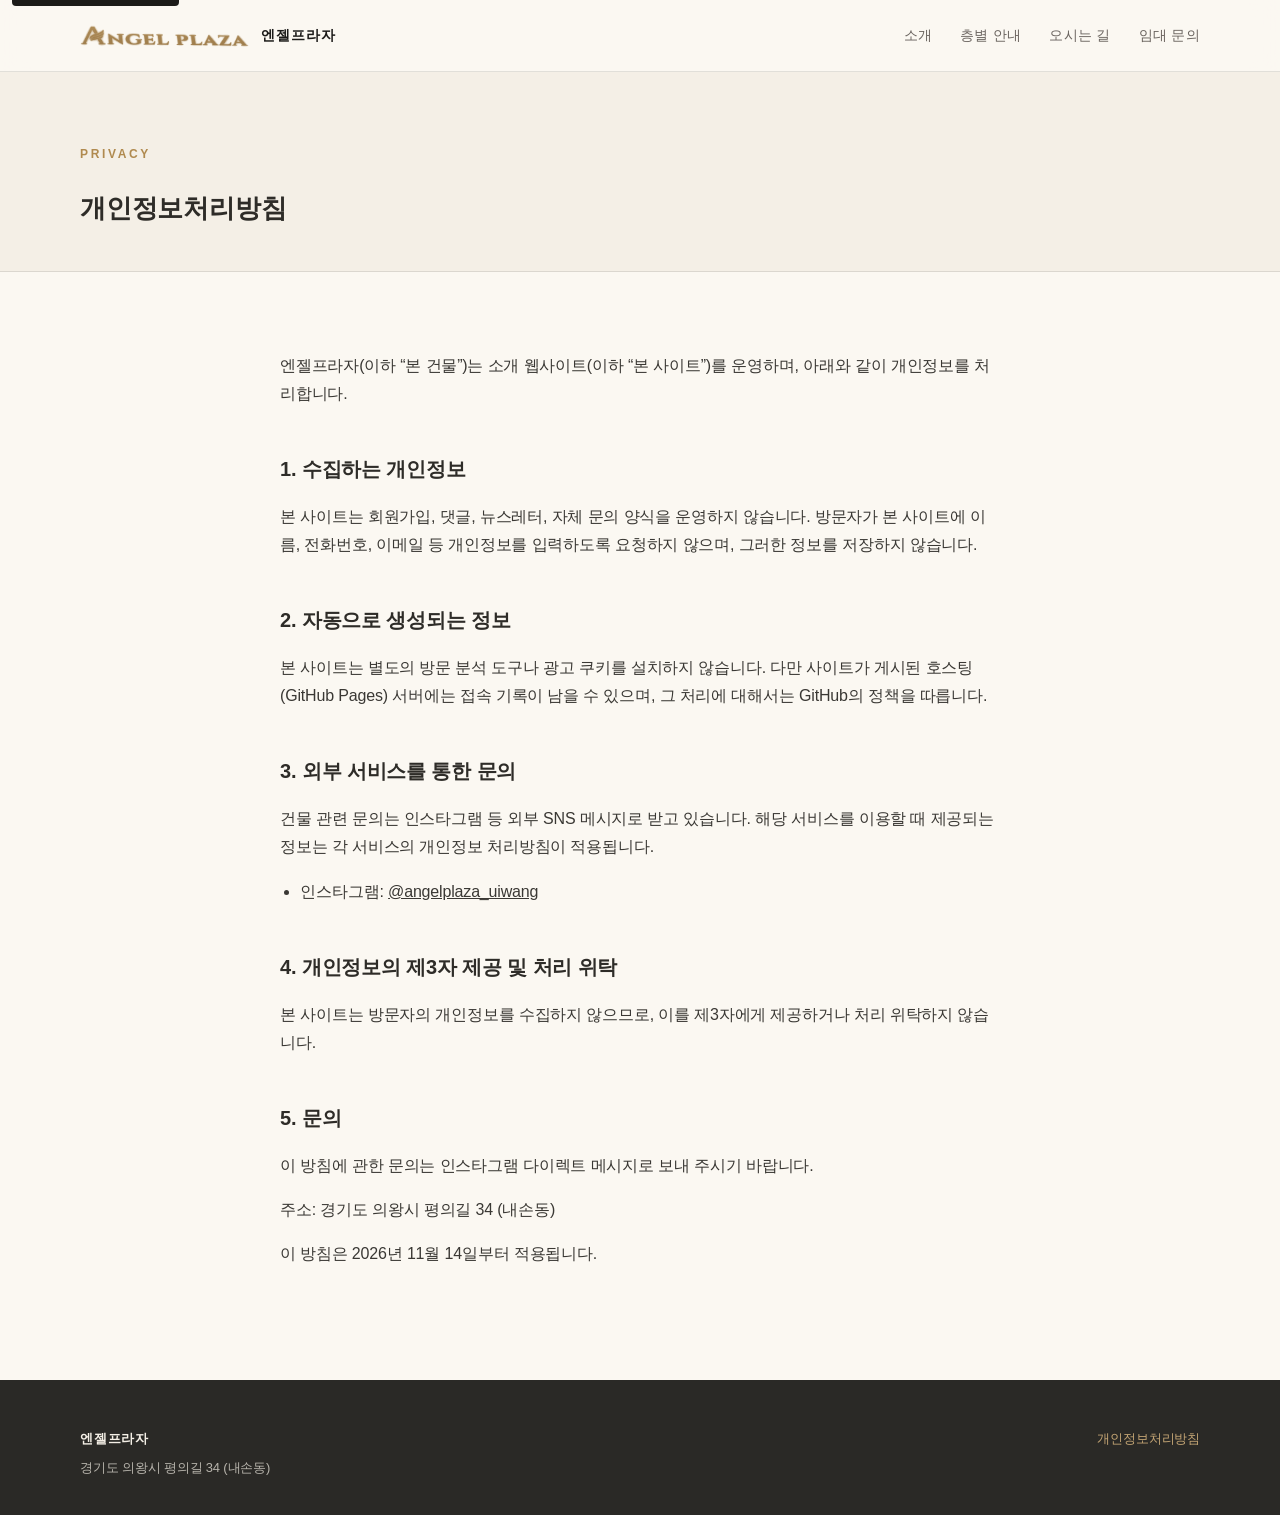
<file: privacy.html>
<!DOCTYPE html>
<html lang="ko">
<head>
  <meta charset="utf-8">
  <meta name="viewport" content="width=device-width, initial-scale=1">
  <title>개인정보처리방침 | 엔젤프라자</title>
  <meta name="description" content="엔젤프라자 소개 웹사이트의 개인정보처리방침입니다.">
  <link rel="canonical" href="https://angelplaza-uiwang.github.io/privacy.html">
  <meta name="theme-color" content="#1c1b19">
  <link rel="icon" href="[data-uri]" type="image/png">
  <link rel="apple-touch-icon" href="[data-uri]">
  <link rel="stylesheet" href="styles.css">
</head>
<body>
  <a class="skip" href="#content">본문으로 건너뛰기</a>
  <header class="site-header">
    <div class="header-inner">
      <a class="brand" href="index.html">
        <img src="[data-uri]" alt="ANGEL PLAZA">
        <span class="brand-ko">엔젤프라자</span>
      </a>
      <nav class="nav" id="site-nav">
        <a href="index.html#about">소개</a>
        <a href="index.html#floors">층별 안내</a>
        <a href="index.html#visit">오시는 길</a>
        <a href="index.html#lease">임대 문의</a>
      </nav>
    </div>
  </header>

  <main id="content">
    <div class="page-hero">
      <div class="section-inner">
        <p class="section-label">Privacy</p>
        <h2 style="margin-bottom:0;">개인정보처리방침</h2>
      </div>
    </div>
    <article class="prose">
      <p>엔젤프라자(이하 “본 건물”)는 소개 웹사이트(이하 “본 사이트”)를 운영하며, 아래와 같이 개인정보를 처리합니다.</p>

      <h2>1. 수집하는 개인정보</h2>
      <p>본 사이트는 회원가입, 댓글, 뉴스레터, 자체 문의 양식을 운영하지 않습니다. 방문자가 본 사이트에 이름, 전화번호, 이메일 등 개인정보를 입력하도록 요청하지 않으며, 그러한 정보를 저장하지 않습니다.</p>

      <h2>2. 자동으로 생성되는 정보</h2>
      <p>본 사이트는 별도의 방문 분석 도구나 광고 쿠키를 설치하지 않습니다. 다만 사이트가 게시된 호스팅(GitHub Pages) 서버에는 접속 기록이 남을 수 있으며, 그 처리에 대해서는 GitHub의 정책을 따릅니다.</p>

      <h2>3. 외부 서비스를 통한 문의</h2>
      <p>건물 관련 문의는 인스타그램 등 외부 SNS 메시지로 받고 있습니다. 해당 서비스를 이용할 때 제공되는 정보는 각 서비스의 개인정보 처리방침이 적용됩니다.</p>
      <ul>
        <li>인스타그램: <a href="https://www.instagram.com/angelplaza_uiwang/" target="_blank" rel="noopener noreferrer">@angelplaza_uiwang</a></li>
      </ul>

      <h2>4. 개인정보의 제3자 제공 및 처리 위탁</h2>
      <p>본 사이트는 방문자의 개인정보를 수집하지 않으므로, 이를 제3자에게 제공하거나 처리 위탁하지 않습니다.</p>

      <h2>5. 문의</h2>
      <p>이 방침에 관한 문의는 인스타그램 다이렉트 메시지로 보내 주시기 바랍니다.</p>
      <p>주소: 경기도 의왕시 평의길 34 (내손동)</p>
      <p>이 방침은 2026년 11월 14일부터 적용됩니다.</p>
    </article>
  </main>

  <footer class="site-footer">
    <div class="footer-inner">
      <div>
        <div class="footer-brand">엔젤프라자</div>
        <div>경기도 의왕시 평의길 34 (내손동)</div>
      </div>
      <div>
        <a href="privacy.html">개인정보처리방침</a>
      </div>
    </div>
  </footer>
</body>
</html>
</file>
<file: styles.css>
:root {
  --ivory: #f4efe6;
  --ivory-deep: #e8e0d2;
  --paper: #fbf8f2;
  --charcoal: #1c1b19;
  --charcoal-2: #2a2926;
  --ink: #2e2c28;
  --muted: #6b6560;
  --line: rgba(46, 44, 40, 0.12);
  --gold: #b08a4f;
  --gold-soft: #c4a574;
  --gold-dim: rgba(176, 138, 79, 0.35);
  --white: #fffcf7;
  --max: 1120px;
  --header-h: 72px;
  --ease: cubic-bezier(0.22, 1, 0.36, 1);
}

*,
*::before,
*::after { box-sizing: border-box; }

html {
  scroll-behavior: smooth;
  scroll-padding-top: calc(var(--header-h) + 12px);
}

body {
  margin: 0;
  color: var(--ink);
  background: var(--paper);
  font-family: "Apple SD Gothic Neo", "Noto Sans KR", "Malgun Gothic", Pretendard, "Segoe UI", sans-serif;
  font-size: 17px;
  line-height: 1.75;
  letter-spacing: -0.01em;
  -webkit-font-smoothing: antialiased;
  text-rendering: optimizeLegibility;
}

img { max-width: 100%; height: auto; display: block; }
a { color: inherit; }

.skip {
  position: absolute;
  left: 12px;
  top: -40px;
  z-index: 1000;
  background: var(--charcoal);
  color: var(--ivory);
  padding: 8px 14px;
  border-radius: 4px;
}
.skip:focus { top: 12px; }

/* Header */
.site-header {
  position: sticky;
  top: 0;
  z-index: 50;
  height: var(--header-h);
  display: flex;
  align-items: center;
  background: rgba(251, 248, 242, 0.88);
  backdrop-filter: saturate(1.2) blur(14px);
  -webkit-backdrop-filter: saturate(1.2) blur(14px);
  border-bottom: 1px solid var(--line);
}

.header-inner {
  width: min(var(--max), calc(100% - 40px));
  margin: 0 auto;
  display: flex;
  align-items: center;
  justify-content: space-between;
  gap: 24px;
}

.brand {
  display: flex;
  align-items: center;
  gap: 12px;
  text-decoration: none;
}
.brand img {
  height: 22px;
  width: auto;
}
.brand-ko {
  font-size: 14px;
  font-weight: 600;
  letter-spacing: 0.08em;
  color: var(--charcoal);
}

.nav {
  display: flex;
  align-items: center;
  gap: 28px;
}
.nav a {
  text-decoration: none;
  font-size: 14px;
  font-weight: 500;
  color: var(--muted);
  letter-spacing: 0.02em;
  transition: color 0.2s var(--ease);
}
.nav a:hover,
.nav a:focus-visible { color: var(--charcoal); }

.menu-btn {
  display: none;
  border: 0;
  background: transparent;
  padding: 8px;
  cursor: pointer;
}
.menu-btn span {
  display: block;
  width: 20px;
  height: 1.5px;
  background: var(--charcoal);
  margin: 5px 0;
}

/* Hero */
.hero {
  position: relative;
  min-height: min(86vh, 860px);
  color: var(--white);
  display: flex;
  align-items: flex-end;
  isolation: isolate;
}
.hero-media {
  position: absolute;
  inset: 0;
  z-index: -2;
}
.hero-media img {
  width: 100%;
  height: 100%;
  object-fit: cover;
  object-position: 50% 55%;
}
.hero-media::after {
  content: "";
  position: absolute;
  inset: 0;
  background:
    linear-gradient(90deg, rgba(28, 27, 25, 0.5) 0%, rgba(28, 27, 25, 0.12) 55%, rgba(28, 27, 25, 0.08) 100%),
    linear-gradient(180deg, rgba(28, 27, 25, 0.12) 0%, rgba(28, 27, 25, 0.1) 38%, rgba(28, 27, 25, 0.82) 100%);
}
.hero-inner {
  width: min(var(--max), calc(100% - 40px));
  margin: 0 auto;
  padding: 0 0 72px;
}
.eyebrow {
  display: inline-block;
  font-size: 12px;
  letter-spacing: 0.22em;
  text-transform: uppercase;
  color: var(--gold-soft);
  margin-bottom: 14px;
  font-weight: 600;
}
.hero h1 {
  margin: 0 0 12px;
  font-size: clamp(42px, 7vw, 76px);
  font-weight: 600;
  letter-spacing: -0.04em;
  line-height: 1.05;
}
.hero .lead {
  margin: 0;
  font-size: clamp(16px, 2vw, 20px);
  font-weight: 400;
  color: rgba(255, 252, 247, 0.94);
  max-width: 28em;
}
.hero-addr {
  margin-top: 28px;
  padding-top: 22px;
  border-top: 1px solid var(--gold-dim);
  font-size: 14px;
  letter-spacing: 0.04em;
  color: rgba(255, 252, 247, 0.88);
}

/* Sections */
.section {
  padding: 96px 0;
}
.section-inner {
  width: min(var(--max), calc(100% - 40px));
  margin: 0 auto;
}
.section-label {
  font-size: 12px;
  letter-spacing: 0.22em;
  text-transform: uppercase;
  color: var(--gold);
  font-weight: 600;
  margin: 0 0 14px;
}
.section h2 {
  margin: 0 0 28px;
  font-size: clamp(28px, 4vw, 40px);
  font-weight: 600;
  letter-spacing: -0.03em;
  line-height: 1.25;
  color: var(--charcoal);
}
.section p {
  color: var(--ink);
}

.intro {
  background: var(--ivory);
}
.intro-grid {
  display: grid;
  grid-template-columns: 1fr 1fr;
  gap: 64px;
  align-items: center;
}
.intro-copy p {
  margin: 0 0 1.1em;
  font-size: 17.5px;
  color: #3a3834;
}
.intro-copy p:last-child { margin-bottom: 0; }
.intro-photo {
  overflow: hidden;
  border-radius: 2px;
}
.intro-photo img {
  width: 100%;
  aspect-ratio: 4 / 3;
  object-fit: cover;
}

/* Floors */
.floors { background: var(--paper); }
.floor-list {
  list-style: none;
  margin: 0;
  padding: 0;
  border-top: 1px solid var(--line);
}
.floor-item {
  display: grid;
  grid-template-columns: 88px 1fr;
  gap: 24px;
  align-items: baseline;
  padding: 26px 0;
  border-bottom: 1px solid var(--line);
}
.floor-no {
  font-size: 13px;
  letter-spacing: 0.16em;
  color: var(--gold);
  font-weight: 600;
}
.floor-name {
  font-size: 18px;
  font-weight: 600;
  color: var(--charcoal);
  letter-spacing: -0.02em;
}
.floor-note {
  display: block;
  margin-top: 4px;
  font-size: 14px;
  font-weight: 400;
  color: var(--muted);
}

/* Gallery */
.gallery { background: var(--ivory); }
.gallery-grid {
  display: grid;
  grid-template-columns: 1.2fr 1fr;
  gap: 16px;
}
.gallery-grid figure {
  margin: 0;
  overflow: hidden;
}
.gallery-grid img {
  width: 100%;
  height: 100%;
  object-fit: cover;
}
.gallery-grid figcaption {
  margin-top: 10px;
  font-size: 13px;
  color: var(--muted);
  letter-spacing: 0.01em;
}
.tile-tall { grid-row: span 2; }
.tile-tall img { aspect-ratio: 3 / 4; min-height: 100%; }
.tile-wide img,
.gallery-grid .tile img { aspect-ratio: 16 / 10; }

/* Visit */
.visit { background: var(--paper); }
.visit-grid {
  display: grid;
  grid-template-columns: 1.1fr 0.9fr;
  gap: 56px;
  align-items: start;
}
.visit-photo img {
  width: 100%;
  aspect-ratio: 16 / 10;
  object-fit: cover;
  border-radius: 2px;
}
.addr-block {
  margin: 0 0 28px;
}
.addr-block strong {
  display: block;
  font-size: 18px;
  font-weight: 600;
  margin-bottom: 6px;
  color: var(--charcoal);
}
.addr-block span {
  color: var(--muted);
  font-size: 15px;
}
.map-links,
.sns-links {
  display: flex;
  flex-wrap: wrap;
  gap: 10px;
  margin: 0 0 36px;
}
.btn {
  display: inline-flex;
  align-items: center;
  justify-content: center;
  padding: 11px 18px;
  border: 1px solid var(--charcoal);
  background: var(--charcoal);
  color: var(--ivory);
  text-decoration: none;
  font-size: 14px;
  font-weight: 600;
  letter-spacing: 0.04em;
  transition: background 0.2s var(--ease), color 0.2s var(--ease), border-color 0.2s var(--ease);
}
.btn:hover,
.btn:focus-visible {
  background: #000;
}
.btn.ghost {
  background: transparent;
  color: var(--charcoal);
  border-color: rgba(46, 44, 40, 0.28);
}
.btn.ghost:hover,
.btn.ghost:focus-visible {
  border-color: var(--charcoal);
  background: transparent;
}

/* Lease */
.lease {
  background: var(--charcoal);
  color: var(--ivory);
}
.lease h2 { color: var(--ivory); }
.lease p { color: rgba(244, 239, 230, 0.82); max-width: 36em; }
.lease .btn {
  margin-top: 12px;
  background: transparent;
  border-color: var(--gold-soft);
  color: var(--ivory);
}
.lease .btn:hover,
.lease .btn:focus-visible {
  background: var(--gold);
  border-color: var(--gold);
  color: var(--charcoal);
}

/* Footer */
.site-footer {
  background: var(--charcoal-2);
  color: rgba(244, 239, 230, 0.7);
  padding: 48px 0 36px;
  font-size: 13px;
}
.footer-inner {
  width: min(var(--max), calc(100% - 40px));
  margin: 0 auto;
  display: flex;
  justify-content: space-between;
  gap: 24px;
  align-items: flex-start;
  flex-wrap: wrap;
}
.footer-brand {
  color: var(--ivory);
  font-weight: 600;
  letter-spacing: 0.06em;
  margin-bottom: 6px;
}
.site-footer a {
  color: var(--gold-soft);
  text-decoration: none;
}
.site-footer a:hover { text-decoration: underline; }

/* Privacy page */
.page-hero {
  background: var(--ivory);
  padding: 72px 0 40px;
  border-bottom: 1px solid var(--line);
}
.prose {
  width: min(720px, calc(100% - 40px));
  margin: 0 auto;
  padding: 64px 0 96px;
}
.prose h2 {
  font-size: 20px;
  margin: 2.2em 0 0.6em;
}
.prose p, .prose li {
  color: #3a3834;
  font-size: 16px;
}
.prose ul { padding-left: 1.2em; }

@media (max-width: 860px) {
  .intro-grid,
  .visit-grid,
  .gallery-grid {
    grid-template-columns: 1fr;
    gap: 28px;
  }
  .tile-tall { grid-row: auto; }
  .tile-tall img { aspect-ratio: 16 / 10; }
  .menu-btn { display: block; }
  .nav {
    display: none;
    position: absolute;
    top: var(--header-h);
    left: 0;
    right: 0;
    flex-direction: column;
    align-items: flex-start;
    gap: 0;
    background: var(--paper);
    border-bottom: 1px solid var(--line);
    padding: 8px 20px 16px;
  }
  .nav.open { display: flex; }
  .nav a { padding: 12px 0; width: 100%; }
  .hero { min-height: 72vh; }
  .section { padding: 72px 0; }
  .floor-item { grid-template-columns: 64px 1fr; gap: 12px; }
}
</file>
